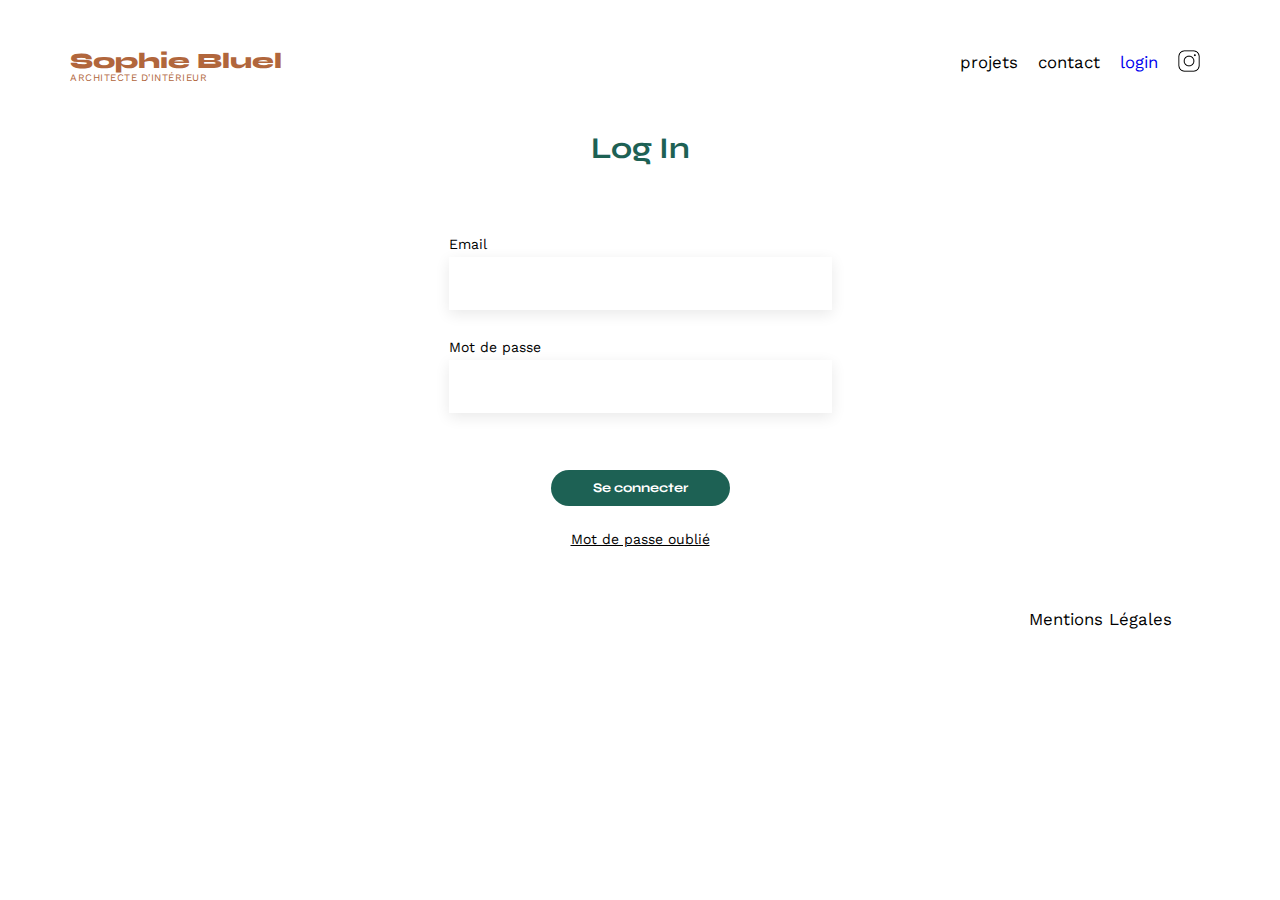
<file: FrontEnd/login.html>
<!DOCTYPE html>
<html lang="fr">
<head>
    <meta charset="UTF-8">
    <meta name="viewport" content="width=device-width, initial-scale=1.0">
    <link rel="preconnect" href="https://fonts.googleapis.com">
	<link rel="preconnect" href="https://fonts.gstatic.com" crossorigin>
	<link href="https://fonts.googleapis.com/css2?family=Syne:wght@700;800&family=Work+Sans&display=swap" rel="stylesheet">
	<script src="./login.js" defer ></script>
	<meta name="description" content="">
	<link rel="stylesheet" href="./assets/style.css">
    <title>Login</title>

</head>
<body>
    <header>
        <div class="sectionHeader">
            <h1>Sophie Bluel <span>Architecte d'intérieur</span></h1>
        <nav>
            <ul>
                <li>projets</li>
                <li>contact</li>
                <li class="linkLogin"><a href="./login.html">login</a></li>
                <li><img src="./assets/icons/instagram.png" alt="Instagram"></li>
            </ul>
        </nav>
        </div>
    </header>

    <main class="main-login">
        <h2 class="title-login">Log In</h2>
        <p class="error">

        </p>
        <form class="form-login">
            <label for="email">Email</label>
			<input type="email" name="email" id="email">
			<label for="password">Mot de passe</label>
            <input type="password" name="password" id="password">  
        
            <button class="button-login"> Se connecter</button>
            <p>
                <a href="">Mot de passe oublié</a>
            </p>
        </form>
    </main>

    <footer>
        <nav>
            <ul>
                <li>Mentions Légales</li>
            </ul>
        </nav>
    </footer>
</body>
</html>
</file>
<file: FrontEnd/assets/style.css>
/* http://meyerweb.com/eric/tools/css/reset/
   v2.0 | 20110126
   License: none (public domain)
*/

html, body, div, span, applet, object, iframe,
h1, h2, h3, h4, h5, h6, p, blockquote, pre,
a, abbr, acronym, address, big, cite, code,
del, dfn, em, img, ins, kbd, q, s, samp,
small, strike, strong, sub, sup, tt, var,
b, u, i, center,
dl, dt, dd, ol, ul, li,
fieldset, form, label, legend,
table, caption, tbody, tfoot, thead, tr, th, td,
article, aside, canvas, details, embed,
figure, figcaption, footer, header, hgroup,
menu, nav, output, ruby, section, summary,
time, mark, audio, video {
	margin: 0;
	padding: 0;
	border: 0;
	font-size: 100%;
	font: inherit;
	vertical-align: baseline;
}
/* HTML5 display-role reset for older browsers */
article, aside, details, figcaption, figure,
footer, header, hgroup, menu, nav, section {
	display: block;
}
body {
	line-height: 1;
}
ol, ul {
	list-style: none;
}
blockquote, q {
	quotes: none;
}
blockquote:before, blockquote:after,
q:before, q:after {
	content: '';
	content: none;
}
table {
	border-collapse: collapse;
	border-spacing: 0;
}
/** end reset css**/
body {
	max-width: 1140px;
	margin:auto;
	font-family: 'Work Sans' ;
	font-size: 14px;
}
header {
	display: flex;
	justify-content: space-between;
	margin: 50px 0
}
section {
	margin: 50px 0
}

h1{
	display: flex;
	flex-direction: column;
	font-family: 'Syne';
	font-size: 22px;
	font-weight: 800;
	color: #B1663C
}

h1 > span {
	font-family: 'Work Sans';
	font-size:10px;
	letter-spacing: 0.1em;
	font-style: normal;
	font-weight: 400;
	line-height: normal;
	letter-spacing: 0.5px;
	text-transform: uppercase;
}

h2{
	font-family: 'Syne';
	font-weight: 700;
	font-size: 30px;
	color: #1D6154
}
nav ul {
	display: flex;
	align-items: center;
	list-style-type: none;

}
nav li {
	padding: 0 10px;
	font-size: 1.2em;
}

li:hover {
	color: #B1663C;
}
#introduction {
	display: flex;
	align-items: center;
}
#introduction figure {
	flex: 1
}
#introduction img {
	display: block;
	margin: auto;
	width: 80%;
}

#introduction article {
	flex: 1
}
#introduction h2 {
	margin-bottom: 1em;
}

#introduction p {
	margin-bottom: 0.5em;
}
#portfolio h2 {
	text-align: center;
}
.gallery {
	width: 100%;
	display: grid;
	grid-template-columns: 1fr 1fr 1fr;
	grid-column-gap: 20px;
	grid-row-gap: 20px;
}

.gallery img {
	width: 100%;

}
#contact {
	width: 50%;
margin: auto;
}
#contact > * {
	text-align: center;

}
#contact h2{
	margin-bottom: 20px;
}
#contact form {
	text-align: left;
	margin-top:30px;
	display: flex;
	flex-direction: column;
}

#contact input {
	height: 50px;
	font-size: 1.2em;
	border: none;
	box-shadow: 0px 4px 14px rgba(0, 0, 0, 0.09);
}
#contact label {
	margin: 2em 0 1em 0;
}
#contact textarea {
	border: none;
	box-shadow: 0px 4px 14px rgba(0, 0, 0, 0.09);
}

input[type="submit"], .button-login{
	font-family: 'Syne';
	font-weight: 700;
	color: white;
	background-color: #1D6154;
	margin : 2em auto ;
	width: 180px;
	text-align: center;
	border-radius: 60px ;
	cursor: pointer;
}

footer nav ul {
	display: flex;
	justify-content: flex-end;
	margin: 2em;
	color: "black"
}

/*LOGIN*/

.main-login {
	
	display: flex;
	flex-direction: column;
}

.form-login {
	display: flex;
	flex-direction: column;
	align-self: center;
}

.form-login input {
	width: 379px;
	height: 51px;
	border: none;
	box-shadow: 0px 4px 14px rgba(0, 0, 0, 0.09);
	margin-top: 6px;
	margin-bottom: 30px;

}

.button-login{
	width:179px ;
	height: 36px;
	border: none;
}

.main-login h2, .main-login p {
	margin-bottom: 37px;
	text-align: center;
}

.form-login a {
	color: black;
}

.valider {
	display: none;
}
.error {
	color: red;
}


/*HEADER (quand connecter)*/

header{
	display: flex;
	flex-direction: column;
	gap: 40px;
}
.editionMode {
	display: none;
	flex-direction: row;
	justify-content: center;
	gap: 12px;
	align-items: center;
	background-color: #000000;
	color: white;
	height: 59px;
}
.editionMode i {
	font-size: 16px;
	color: white;
}

.sectionHeader {
	display: flex;
	flex-direction: row;
	justify-content: space-between;
}

.sectionHeader img {
	width: 22px;
	height: 22px;
}

.linkLogin a {
	text-decoration: none;
}
li .linkLogin {
	cursor: pointer;
}
/*Button modifier + filtres*/

.headerWorks {
    display: flex;
    justify-content: center;
    gap: 30px;
	align-items:center;
	margin-bottom: 50px;
}

.modifier {
	display: none;
	align-items: center;
	gap: 10px;
	cursor: pointer;
}

.headerWorks i {
	font-size: 16px;
	color: #000000;
}

.headerWorks button {
	border: none;
	background: none;
	font-size: 14px;
	padding: 0;
	cursor: pointer;
}
.filters{
	display: flex;
	justify-content: center;
	gap: 10px;
	margin-bottom: 50px;
}

.filters button {
color: #1D6154;
font-family: Syne;
font-size: 16px;
border-radius: 60px;
border: 1px solid #1D6154;
background: none;
padding: 9px 20px 9px 20px;
}

.filters :focus{
	background:#1D6154;
	color: white;
}


/*MODALE*/
#modale{
	width: 630px;
	height: 688px;
	border-radius: 10px;
	background-color: #FFFFFF;
	display: none;
	flex-direction: column;
	align-items: center;
	z-index: 2;
	position: absolute;
	transform: translate(-50%,-50%);
	top:100%;
	left:50%;
}

.title{
	margin-top: 60px;
	margin-bottom: 36px;
	font-size: 26px;
}

.separator {
	width: 420px;
	height: 1px;
	background: #B3B3B3;
	position: absolute;
	bottom: 120px;
}

.modale button {
	border: none;
	cursor: pointer;
}

.addButton, .valider {
	font-family: 'Syne';
	color: white;
	background-color: #1D6154;
	text-align: center;
	border-radius: 60px ;
	width: 237px;
	height: 36px;
	position: absolute;
	bottom: 45px;
}

.container-works {
	width: auto;
	height: auto;
	display: grid;
	grid-template-columns: repeat(5, 1fr);
	grid-template-rows: repeat(3, 1fr);
	padding: 0;
	gap: 10px;
}
.container-works div  {
	width: 80px;
	height: 105px;
	position: relative;
}
.container-works div img {
	position: relative;
	object-fit: cover;
	width: 100%;
	height: 100%;
}
.container-works .trash {
	position: absolute;
	width: 17px;
	height: 17px;
	background-color: black;
	border-radius: 2px;
	z-index: 1;
	right: 0;
	top: 0;
	margin-top: 6px;
	margin-right: 6px;
	display: flex;
	align-items: center;
	justify-content: center;
	cursor: pointer;
}
.closeButton {
	font-size: 24px;
	margin: 12px;
	padding: 12px;
	background: none;
	position: absolute;
	right: 0;
	bottom: 614px;
    top: 0px;
}

.addPhotoSection {
	display: none;
}

.containerPhoto {
	width: 420px;
	height: 169px;
	border-radius: 3px;
	background: #E8F1F6;
	display: flex;
    align-items: center;
    flex-direction: column;
	justify-content: center;
}
.containerPhoto p {
	font-size: 10px;
}

.fa-regular{
	font-size: 76px;
	color: #B9C5CC;
}

.containerPhoto input[type=submit] {
	width: 173px;
	height: 36px;
	border-radius: 50px;
	background: #CBD6DC;
	color: #306685;
	font-weight: 500;
	font-size: 14px;
	margin: 6px;
	z-index: 1;
	border: none;
}

.addPhotoButton input[type=file] {
	opacity: 0;
	position: absolute;
    width: 180px;
	height: 40px;
	cursor: pointer;
	z-index: 2;
}

.addPhotoButton {
	display: flex;
    align-items: center;
	justify-content: center;
}

#title, #categories{
	width: 420px;
	height: 51px;
	font-size: 1.2em;
	border: none;
	box-shadow: 0px 4px 14px rgba(0, 0, 0, 0.09);
}

.titlePhoto , .categoriePhoto  {
	display: flex;
	flex-direction: column;
	gap: 10px;
	margin-top: 35px;
}

.fa-arrow-left {
	top: 0;
    position: absolute;
    left: 0;
    margin: 30px;
	cursor: pointer;
 }

 #imageUploaded {
    position: absolute;
    z-index: 2;
    top: 122px;
}
.errorMessage{
	display: none;
	margin-bottom: 8px;
	border: 2px solid red;
	border-radius: 4px;
	padding: 8px;
}
</file>
